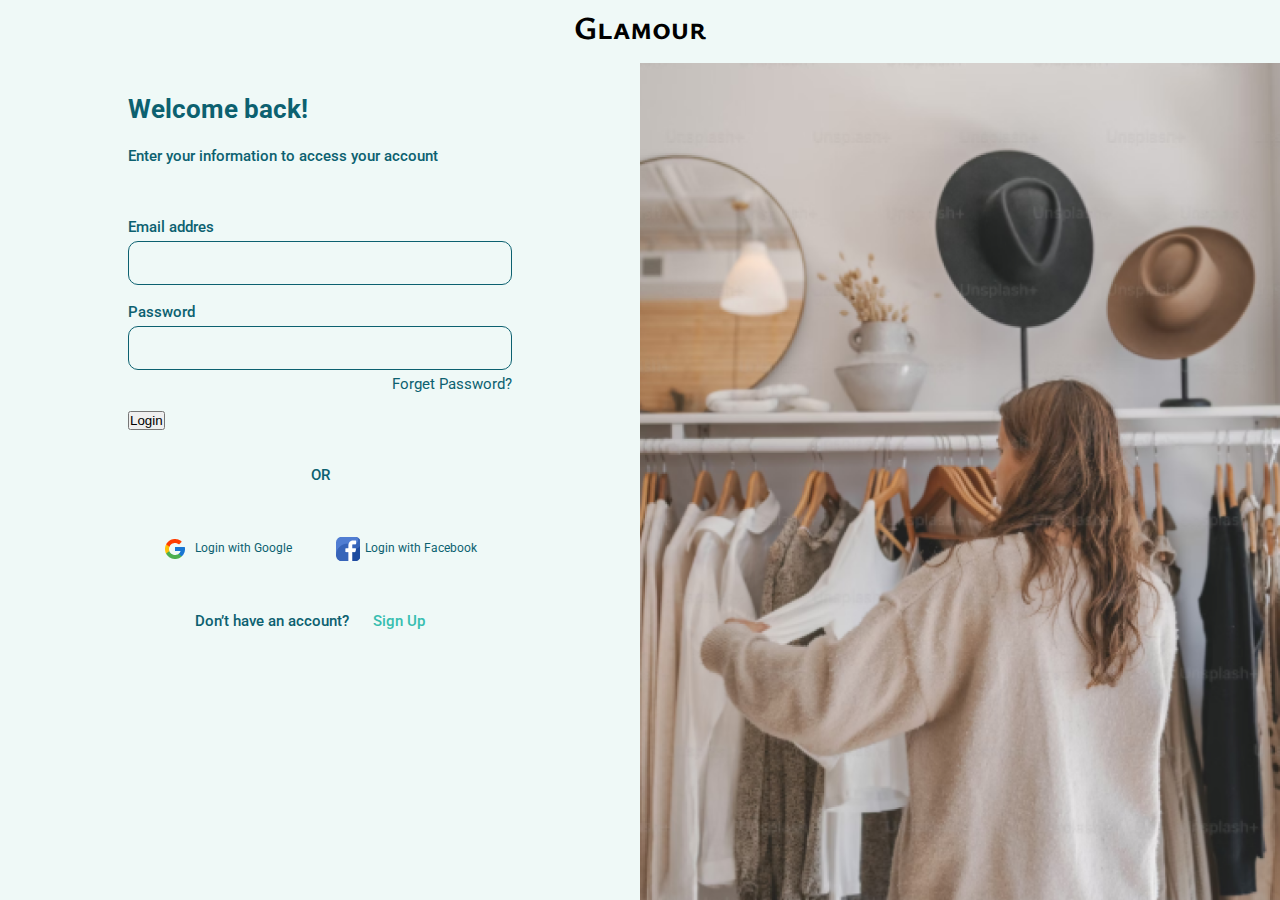
<file: html/index.html>
<!DOCTYPE html>
<html lang="en">
<head>
    <meta charset="UTF-8">
    <meta name="viewport" content="width=device-width, initial-scale=1.0">
    <title>Glamour</title>
    <link rel="stylesheet" href="https://cdnjs.cloudflare.com/ajax/libs/font-awesome/6.7.2/css/all.min.css">
    <link rel="stylesheet" href="../css/login.css">
</head>
<body>
    <header>
        <h1>Glamour</h1>
    </header>
    <section>
        <div class="content">
            <div class="form">
                <h2>Welcome back!</h2>
                <p>Enter your information to access your account</p>
                <form>
                    <div class="input">
                        <label>Email addres</label>
                        <input 
                            type="email" 
                            name="email" 
                            id="email"
                            required>
                    </div>
                    <br>
                    <div class="input">
                        <label>Password</label>
                        <input 
                            type="password" 
                            id="password" 
                            name="password"
                            required 
                            minlength="8"
                            maxlength="50">
                    </div>
                    <a href="#" class="forget">Forget Password?</a>
                    <br>
                    <input type="submit" value="Login">
                    <div class="social-link">
                        <p>OR</p>
                        <div class="contact">
                            <a href="#"> <img src="../images/icons8-google 1.png" width="24px" height="24px" alt=""> Login with Google</a>
                            <a href="#"> <img src="../images/facebook.png" width="24px" height="24px" alt="">Login with Facebook</a>    
                        </div>
                       <div class="signup">
                            <p>Don’t have an account? <a href="signup.html" target="_blank">Sign Up</a></p>
                        </div>
                    </div>
                </form>
            </div>
        </div>
        <div class="logo">
            <img src="../images/logo.png" alt="logo">
        </div>
    </section>
</body>
</html>
</file>
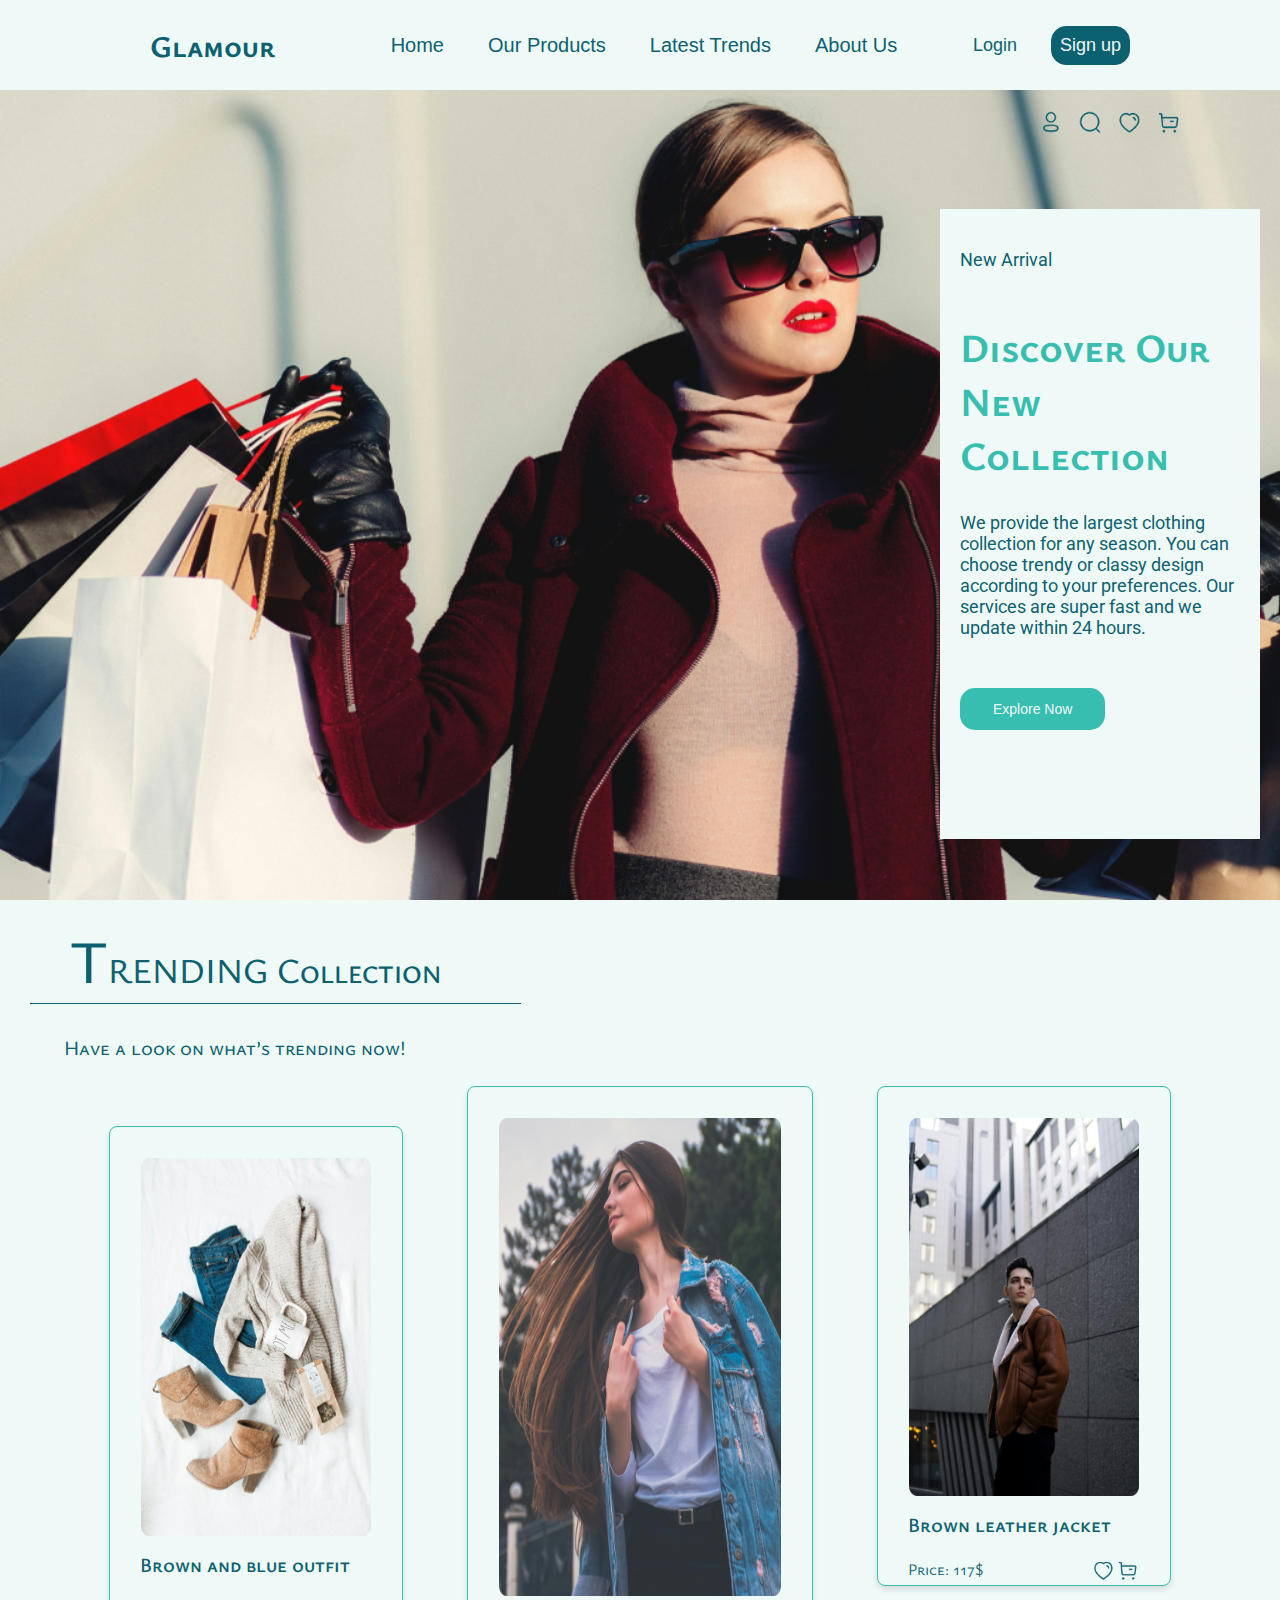
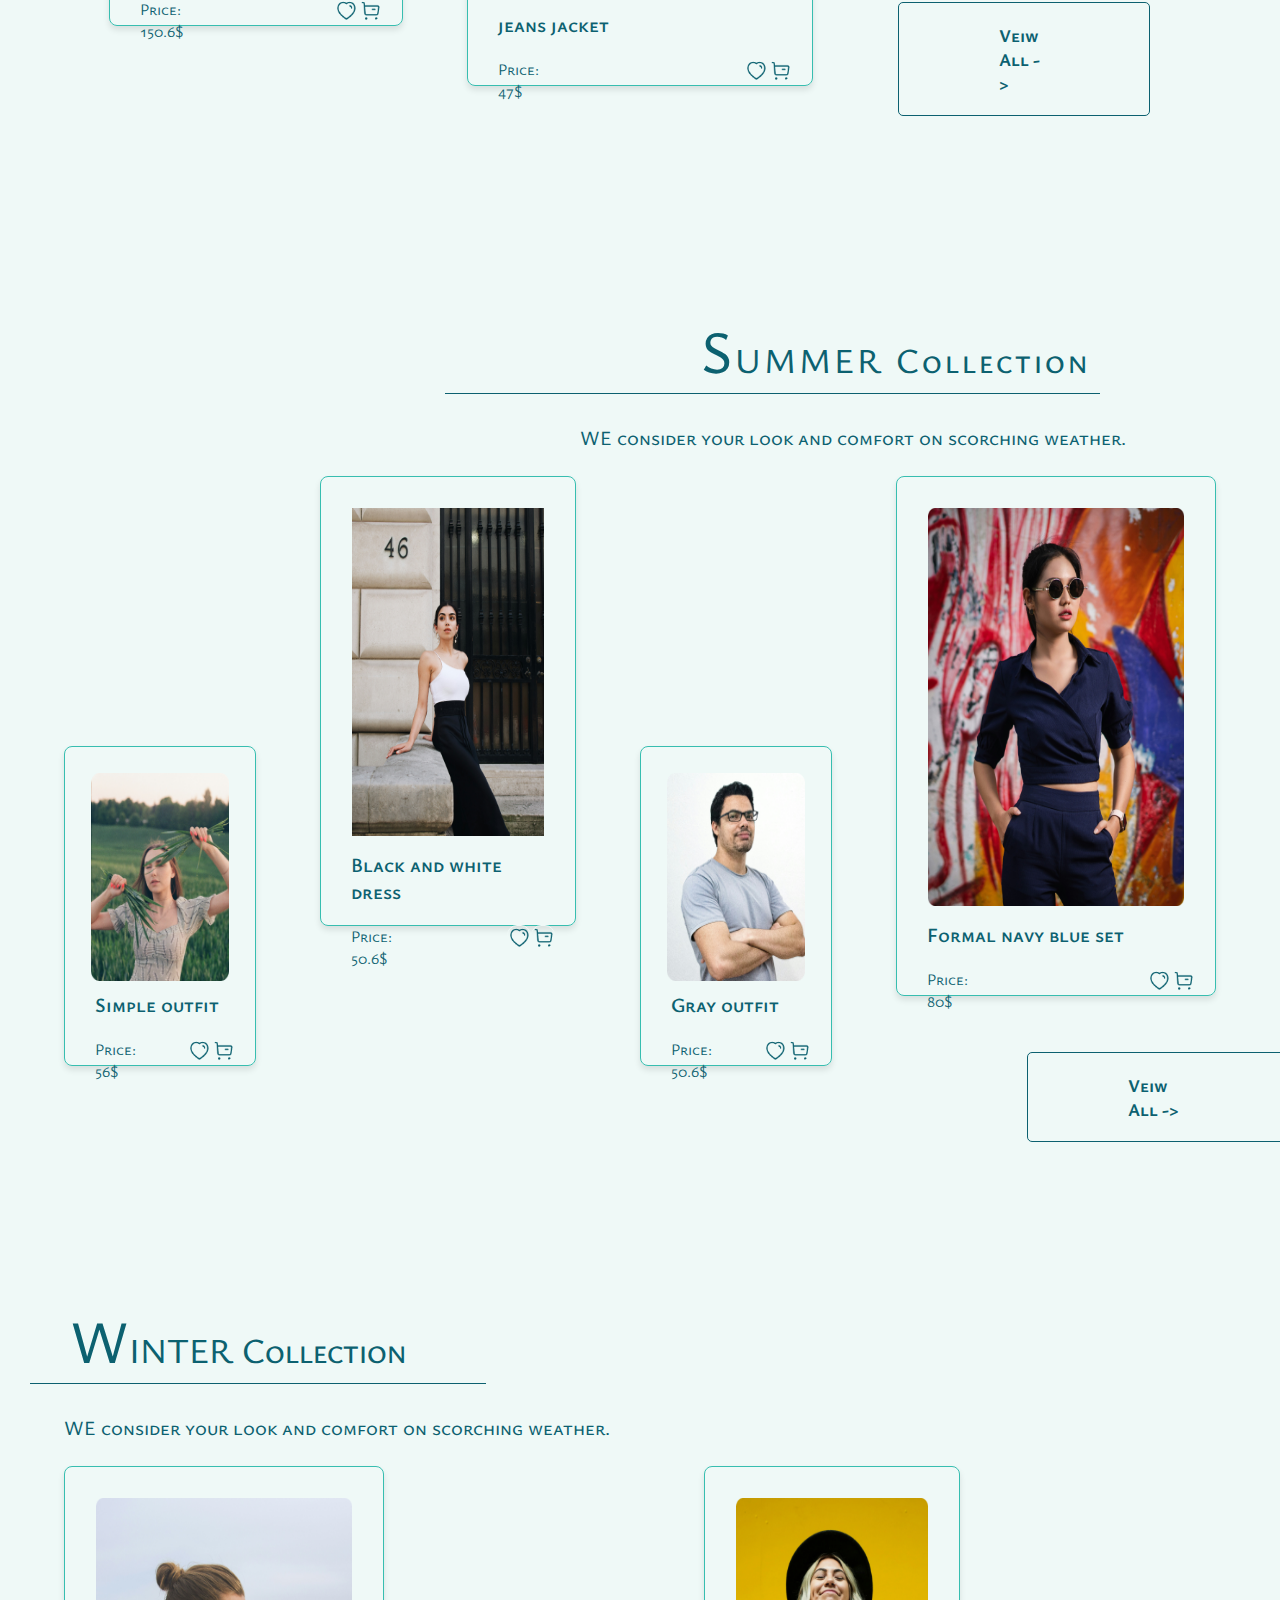
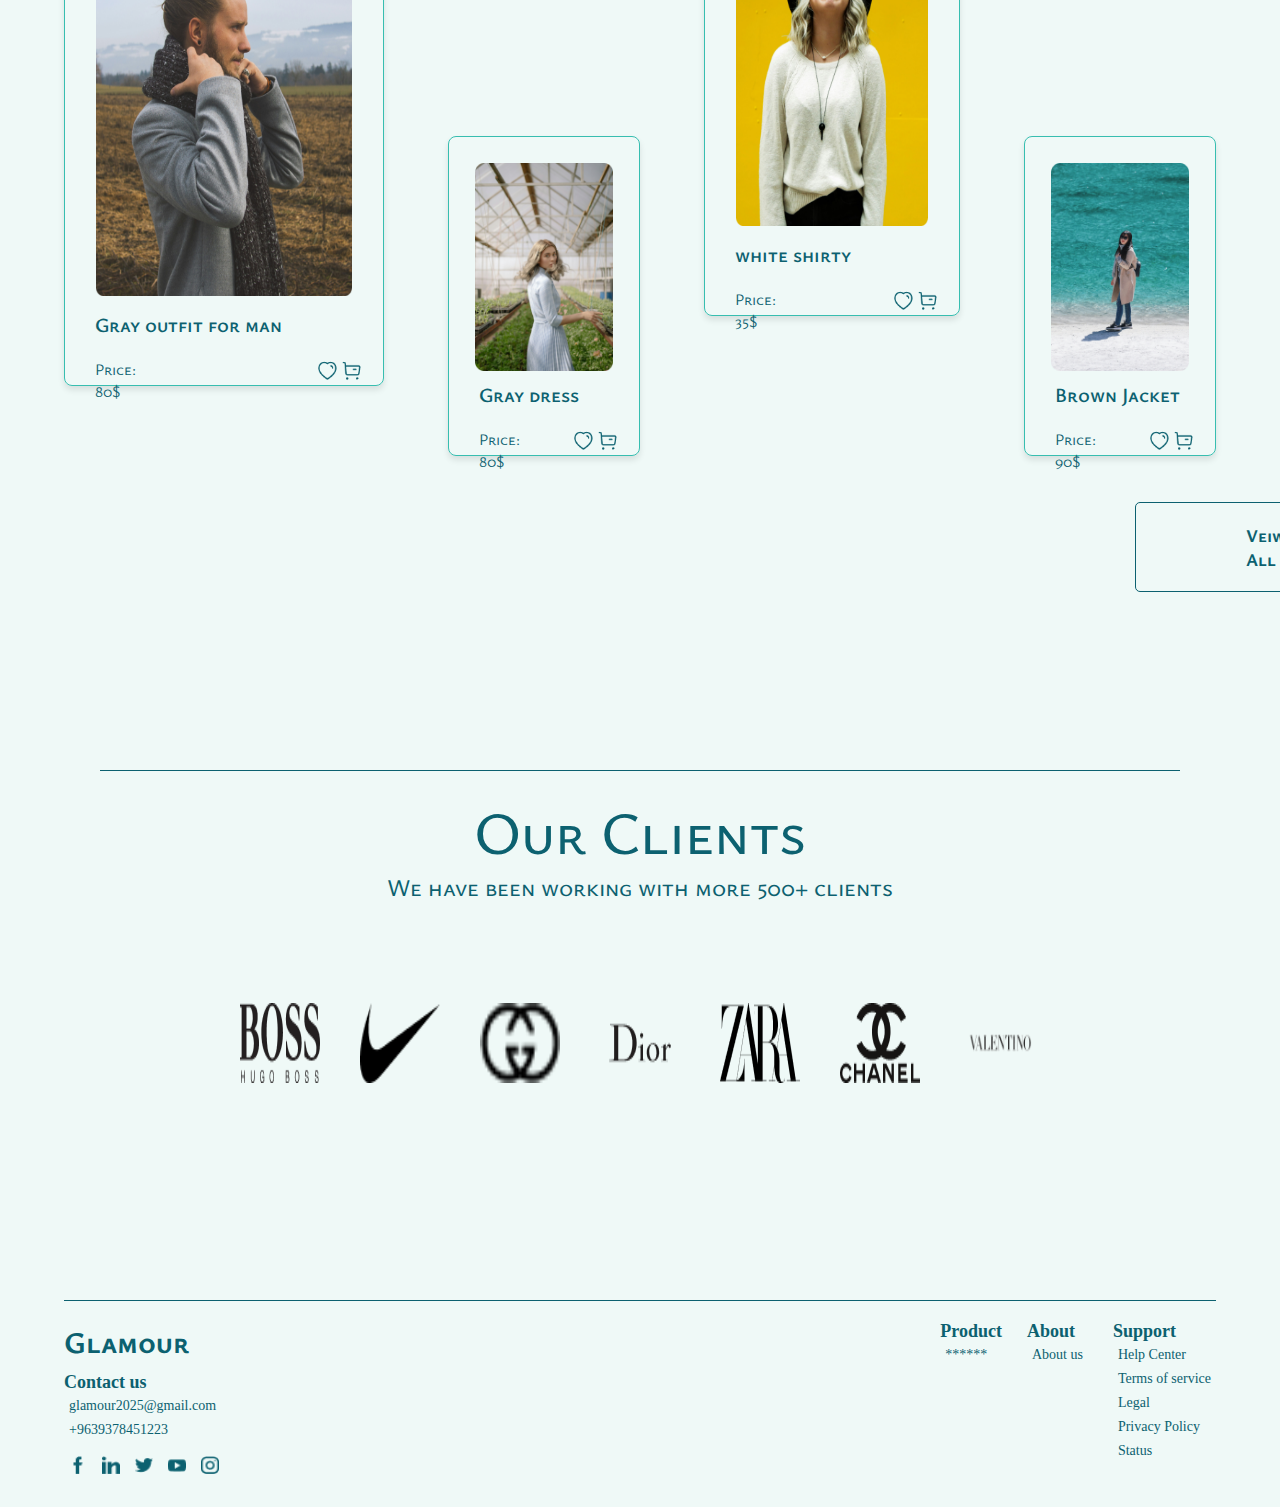
<file: html/landing.html>
<!DOCTYPE html>
<html lang="en">
<head>
    <meta charset="UTF-8">
    <meta name="viewport" content="width=device-width, initial-scale=1.0">
    <title>Glamour</title>
    <link rel="stylesheet" href="https://cdnjs.cloudflare.com/ajax/libs/font-awesome/6.7.2/css/all.min.css">
    <link rel="stylesheet" href="../css/landing.css">
</head>
<body>
    <header>
        <h1>Glamour</h1>
        <nav class="navigation">
            <a href="#">Home</a>
            <a href="#">Our Products</a>
            <a href="#">Latest Trends</a>
            <a href="#">About Us</a>
        </nav>
        <div>
        <button type="button" class="login">Login</button>
        <button type="button" class="signup">Sign up</button>
        </div>
    </header>
    
    <section class="main">
        <div class="icon">
            <img src="../images/Profile.png" alt="icon" width="24" height="24">
            <img src="../images/Search.png" alt="icon" width="24" height="24">
            <img src="../images/Heart.png" alt="icon" width="24" height="24">
            <img src="../images/Buy.png" alt="icon" width="24" height="24">
        </div>
        <div class="graph">
            <p>New Arrival</p>
            <span>Discover Our <br> New Collection</span>
            <p>We provide the largest clothing collection for any season. You can choose trendy or classy design according to your preferences. Our services are super fast and we update within 24 hours.</p>
            <button type="button">Explore Now</button>
        </div>
    </section>

    <section class="trending">
        <div class="title1">
            <h3>
                <span class="big-letter">T</span><span class="small-letters">RENDING C<span class="collection">OLLECTION</span> </span>
            </h3>
            <p>Have a look on what’s trending now!</p>
        </div>
        <div class="cards-container">
            <div class="card card1" >
                <img src="../images/trending1.png" alt="Item 1">
                <h4>Brown and blue outfit</h4>
                <div class="price">
                    <span >Price: 150.6$</span>
                    <img src="../images/Heart.png" alt="icon" class="icon" width="24" height="24">
                    <img src="../images/Buy.png" alt="icon" width="24" class="icon" height="24">
                </div>
            </div>
            <div class="card card2">
                <img src="../images/trending2.png" alt="Item 2">
                <h4>jeans jacket</h4>
                <div class="price">
                    <span>Price: 47$</span>
                    <img src="../images/Heart.png" alt="icon" class="icon" width="24" height="24">
                    <img src="../images/Buy.png" alt="icon" width="24" class="icon" height="24">
                </div>
            </div>
            <div class="card card3">
                <img src="../images/trending3.png" alt="Item 3">
                <h4>Brown leather jacket</h4>
                <div class="price">
                    <span>Price: 117$</span>
                    <img src="../images/Heart.png" alt="icon" class="icon" width="24" height="24">
                    <img src="../images/Buy.png" alt="icon" class="icon" width="24" height="24">
                </div>
                <button class="btn-card">Veiw All -></button>
            </div>
        </div>
    </section>  

    <section class="summer">
        <div class="title1">
            <h3>
                <span class="big-letter">S</span><span class="small-letters">UMMER C<span class="collection">OLLECTION</span> </span>
            </h3>
            <p>WE consider your look and comfort on scorching weather.</p>
        </div>
        <div class="cards-container">
            <div class="card card4" >
                <img src="../images/summer1.png" alt="Item 1">
                <h4>Simple outfit</h4>
                <div class="price">
                    <span >Price: 56$</span>
                    <img src="../images/Heart.png" alt="icon" class="icon" width="24" height="24">
                    <img src="../images/Buy.png" alt="icon" width="24" class="icon" height="24">
                </div>
            </div>
            <div class="card card5">
                <img src="../images/summer2.png" alt="Item 2">
                <h4>Black and white dress</h4>
                <div class="price">
                    <span>Price: 50.6$</span>
                    <img src="../images/Heart.png" alt="icon" class="icon" width="24" height="24">
                    <img src="../images/Buy.png" alt="icon" width="24" class="icon" height="24">
                </div>
            </div>
            <div class="card card6">
                <img src="../images/summer3.png" alt="Item 2">
                <h4>Gray  outfit</h4>
                <div class="price">
                    <span>Price: 50.6$</span>
                    <img src="../images/Heart.png" alt="icon" class="icon" width="24" height="24">
                    <img src="../images/Buy.png" alt="icon" width="24" class="icon" height="24">
                </div>
            </div>
            <div class="card card7">
                <img src="../images/summer4.png" alt="Item 3">
                <h4>Formal navy blue set</h4>
                <div class="price">
                    <span>Price: 80$</span>
                    <img src="../images/Heart.png" alt="icon" class="icon" width="24" height="24">
                    <img src="../images/Buy.png" alt="icon" class="icon" width="24" height="24">
                </div>
                <button class="btn-card">Veiw All -></button>
            </div>
        </div>
    </section> 
    
    <section class="winter">
        <div class="title1">
            <h3>
                <span class="big-letter">W</span><span class="small-letters">INTER C<span class="collection">OLLECTION</span> </span>
            </h3>
            <p>WE consider your look and comfort on scorching weather.</p>
        </div>
        <div class="cards-container">
            <div class="card card8" >
                <img src="../images/winter1.png" alt="Item 1">
                <h4>Gray outfit for man</h4>
                <div class="price">
                    <span >Price: 80$</span>
                    <img src="../images/Heart.png" alt="icon" class="icon" width="24" height="24">
                    <img src="../images/Buy.png" alt="icon" width="24" class="icon" height="24">
                </div>
                <button class="btn-card">Veiw All -></button>
            </div>
            <div class="card card9">
                <img src="../images/winter2.png" alt="Item 2">
                <h4>Gray dress</h4>
                <div class="price">
                    <span>Price: 80$</span>
                    <img src="../images/Heart.png" alt="icon" class="icon" width="24" height="24">
                    <img src="../images/Buy.png" alt="icon" width="24" class="icon" height="24">
                </div>
            </div>
            <div class="card card10">
                <img src="../images/winter3.png" alt="Item 2">
                <h4>white  shirty</h4>
                <div class="price">
                    <span>Price: 35$</span>
                    <img src="../images/Heart.png" alt="icon" class="icon" width="24" height="24">
                    <img src="../images/Buy.png" alt="icon" width="24" class="icon" height="24">
                </div>
            </div>
            <div class="card card11">
                <img src="../images/winter4.png" alt="Item 3">
                <h4>Brown Jacket</h4>
                <div class="price">
                    <span>Price: 90$</span>
                    <img src="../images/Heart.png" alt="icon" class="icon" width="24" height="24">
                    <img src="../images/Buy.png" alt="icon" class="icon" width="24" height="24">
                </div>
            </div>
        </div>
    </section>

    <section class="clients">
        <div>
            <h3>Our Clients</h3>
            <p>We have been working with more 500+ clients</p>
        </div>
        <span>
            <img src="../images/boss.png" alt="icon" width="24" height="24">
            <img src="../images/nike.png" alt="icon" width="24" height="24">
            <img src="../images/Gucci.png" alt="icon" width="24" height="24">
            <img src="../images/Dior.png" alt="icon" width="24" height="24">
            <img src="../images/zara.png" alt="icon" width="24" height="24">
            <img src="../images/chanel.png" alt="icon" width="24" height="24">
            <img src="../images/Valentino.png" alt="icon" width="24" height="24">
        </span>
    </section>

    <footer>
        <div>
            <h3>Glamour</h3>
            <h4>Contact us</h4>
            <ul>
                <li><a href="#">glamour2025@gmail.com</a></li>
                <li><a href="#">+9639378451223</a></li>
                <li><span>
                    <img src="../images/faceIcon.png" alt="icon" width="24" height="24">
                    <img src="../images/inIcon.png" alt="icon" width="24" height="24">
                    <img src="../images/twitter.png" alt="icon" width="24" height="24">
                    <img src="../images/youtube.png" alt="icon" width="24" height="24">
                    <img src="../images/Instagram.png" alt="icon" width="24" height="24">
                </span></li>
            </ul>
        </div>
        <div class="footerGroup">
            <div>
                <h4>Product</h4>
                <ul>
                    <li>******</li>
                </ul>
            </div>
            <div>
                <h4>About</h4>
                <ul>
                    <li>About us</li>
                </ul>
            </div>
            <div>
                <h4>Support</h4>
                <ul>
                    <li>Help Center</li>
                    <li>Terms of service</li>
                    <li>Legal</li>
                    <li>Privacy Policy</li>
                    <li>Status</li>
                </ul>
            </div>
        </div>
    </footer>
</body>
</html>
</file>
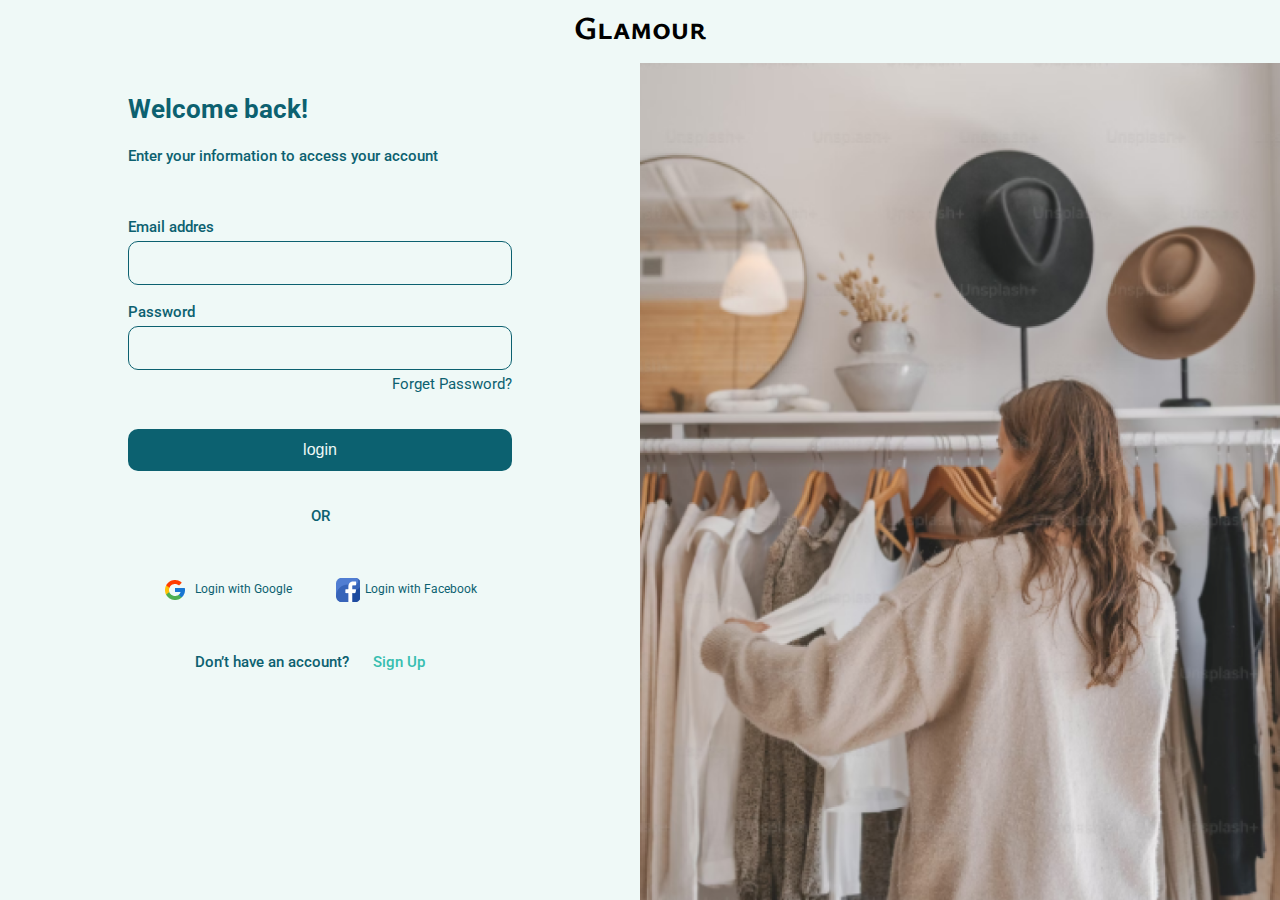
<file: html/login.html>
<!DOCTYPE html>
<html lang="en">
<head>
    <meta charset="UTF-8">
    <meta name="viewport" content="width=device-width, initial-scale=1.0">
    <title>Glamour</title>
    <link rel="stylesheet" href="https://cdnjs.cloudflare.com/ajax/libs/font-awesome/6.7.2/css/all.min.css">
    <link rel="stylesheet" href="../css/login.css">
</head>
<body>
    <header>
        <h1>Glamour</h1>
    </header>
    <section>
        <div class="content">
            <div class="form">
                <h2>Welcome back!</h2>
                <p>Enter your information to access your account</p>
                <form>
                    <div class="input">
                        <label>Email addres</label>
                        <input 
                            type="email" 
                            name="email" 
                            id="email"
                            required>
                    </div>
                    <br>
                    <div class="input">
                        <label>Password</label>
                        <input 
                            type="password" 
                            id="password" 
                            name="password"
                            required 
                            minlength="8"
                            maxlength="50">
                    </div>
                    <a href="#" class="forget">Forget Password?</a>
                    <br>
                    <a href="landing.html"><button type="button">login</button></a>
                    <div class="social-link">
                        <p>OR</p>
                        <div class="contact">
                            <a href="#"> <img src="../images/icons8-google 1.png" width="24px" height="24px" alt=""> Login with Google</a>
                            <a href="#"> <img src="../images/facebook.png" width="24px" height="24px" alt="">Login with Facebook</a>    
                        </div>
                       <div class="signup">
                            <p>Don’t have an account? <a href="signup.html" target="_blank">Sign Up</a></p>
                        </div>
                    </div>
                </form>
            </div>
        </div>
        <div class="logo">
            <img src="../images/logo.png" alt="logo">
        </div>
    </section>
</body>
</html>
</file>
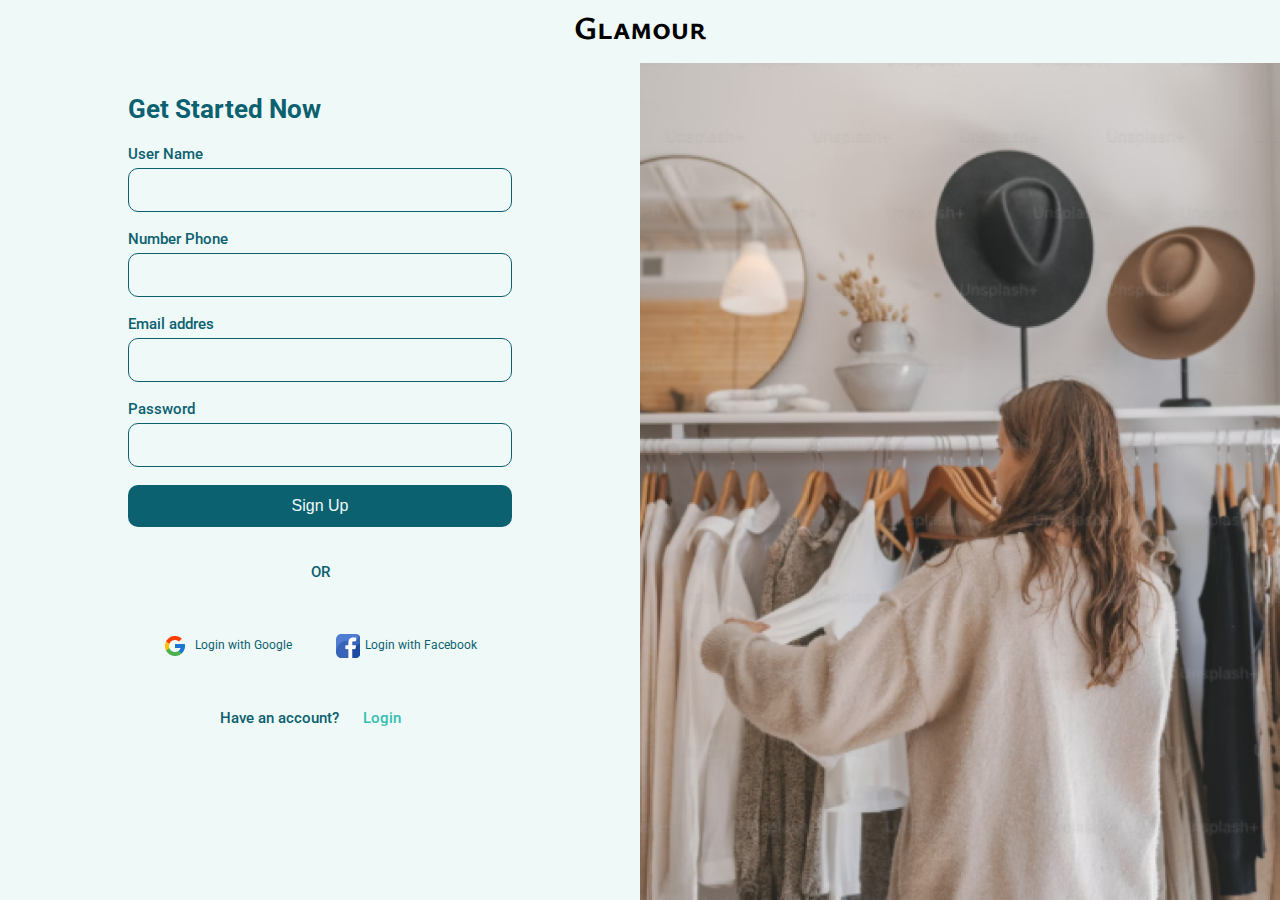
<file: html/signup.html>
<!DOCTYPE html>
<html lang="en">
<head>
    <meta charset="UTF-8">
    <meta name="viewport" content="width=device-width, initial-scale=1.0">
    <title>Glamour</title>
    <link rel="stylesheet" href="https://cdnjs.cloudflare.com/ajax/libs/font-awesome/6.7.2/css/all.min.css">
    <link rel="stylesheet" href="../css/login.css">
</head>
<body>
    <header>
        <h1>Glamour</h1>
    </header>
    <section>
        <div class="content">
            <div class="form">
                <h2>Get Started Now</h2>
                <form>
                    <div class="input">
                        <label>User Name</label>
                        <input 
                            type="text" 
                            name="text" 
                            id="user"
                            required>
                    </div>
                    <br>
                    <div class="input">
                        <label>Number Phone</label>
                        <input 
                            type="text" 
                            name="number" 
                            id="phone"
                            required>
                    </div>
                    <br>
                    <div class="input">
                        <label>Email addres</label>
                        <input 
                            type="email" 
                            name="email" 
                            id="email"
                            required>
                    </div>
                    <br>
                    <div class="input">
                        <label>Password</label>
                        <input 
                            type="password" 
                            id="password" 
                            name="password"
                            required 
                            minlength="8"
                            maxlength="50">
                    </div>
                    <a href="verication1.html"> <button type="button">Sign Up</button></a>
                    <div class="social-link">
                        <p>OR</p>
                        <div class="contact">
                            <a href="https://www.google.com"> <img src="../images/icons8-google 1.png" width="24px" height="24px" alt=""> Login with Google</a>
                            <a href="https://www.facebook.com"> <img src="../images/facebook.png" width="24px" height="24px" alt="">Login with Facebook</a>    
                        </div>
                       <div class="signup">
                            <p>Have an account?  <a href="login.html" target="_blank">Login</a></p>
                        </div>
                    </div>
                </form>
            </div>
        </div>
        <div class="logo">
            <img src="../images/logo.png" alt="logo">
        </div>
    </section>
</body>
</html>
</file>
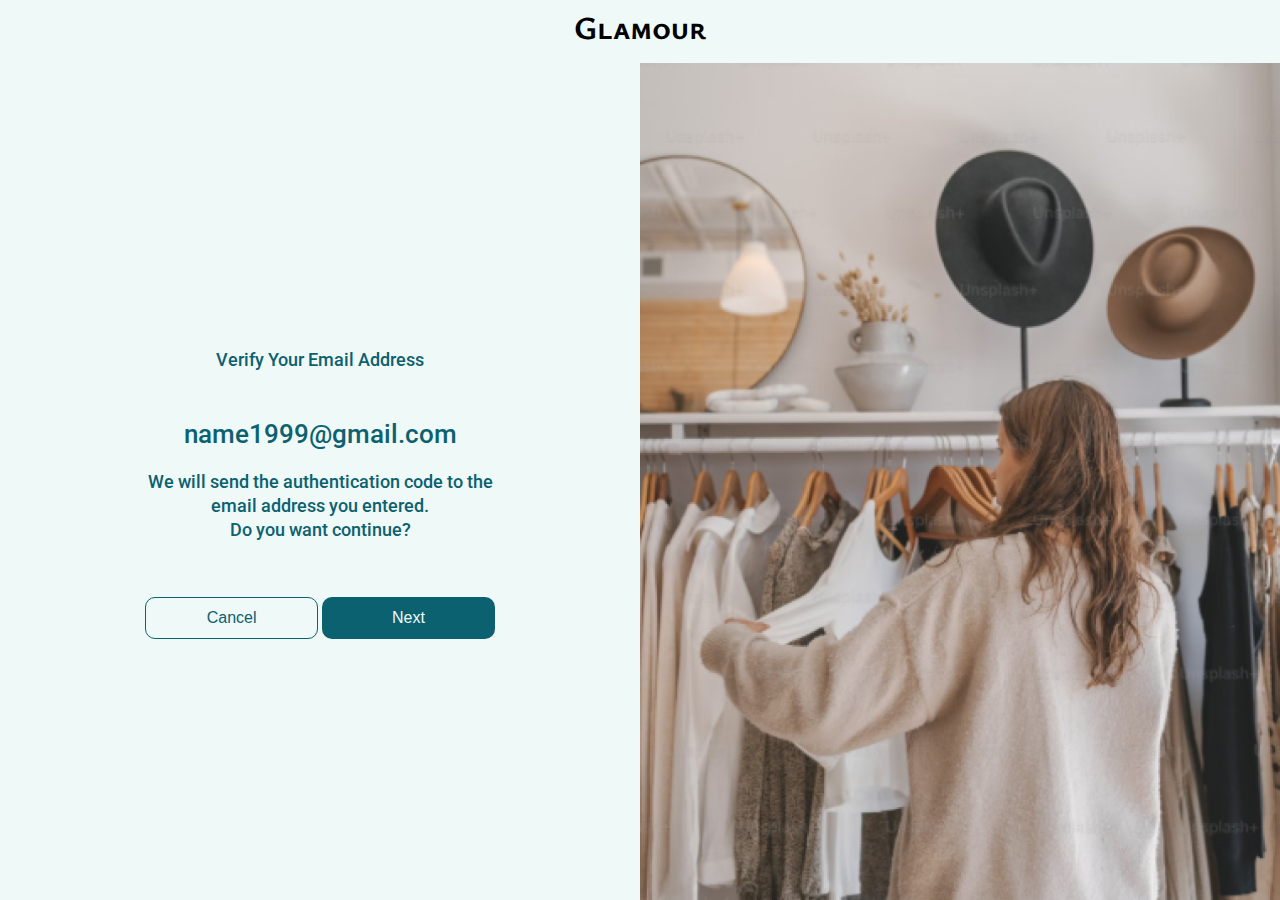
<file: html/verication1.html>
<!DOCTYPE html>
<html lang="en">
<head>
    <meta charset="UTF-8">
    <meta name="viewport" content="width=device-width, initial-scale=1.0">
    <title>Glamour</title>
    <link rel="stylesheet" href="https://cdnjs.cloudflare.com/ajax/libs/font-awesome/6.7.2/css/all.min.css">
    <link rel="stylesheet" href="../css/login.css">
    <link rel="stylesheet" href="../css/verication.css">
</head>
<body>
    <header>
        <h1>Glamour</h1>
    </header>
    <section>
        <div class="content">
            <div class="form">
                <p>Verify Your Email Address</p>
                <h2>name1999@gmail.com</h2>
                <p>We will send the authentication code to the email address you entered.
                    <br>Do you want continue?</p>
                    <form action="verication2.html" method="get" >
                        <input type="reset" value="Cancel">
                        <input type="submit" value="Next">
                    </form>
            </div>
        </div>
        <div class="logo">
            <img src="../images/logo.png" alt="logo">
        </div>
    </section>
</body>
</html>
</file>
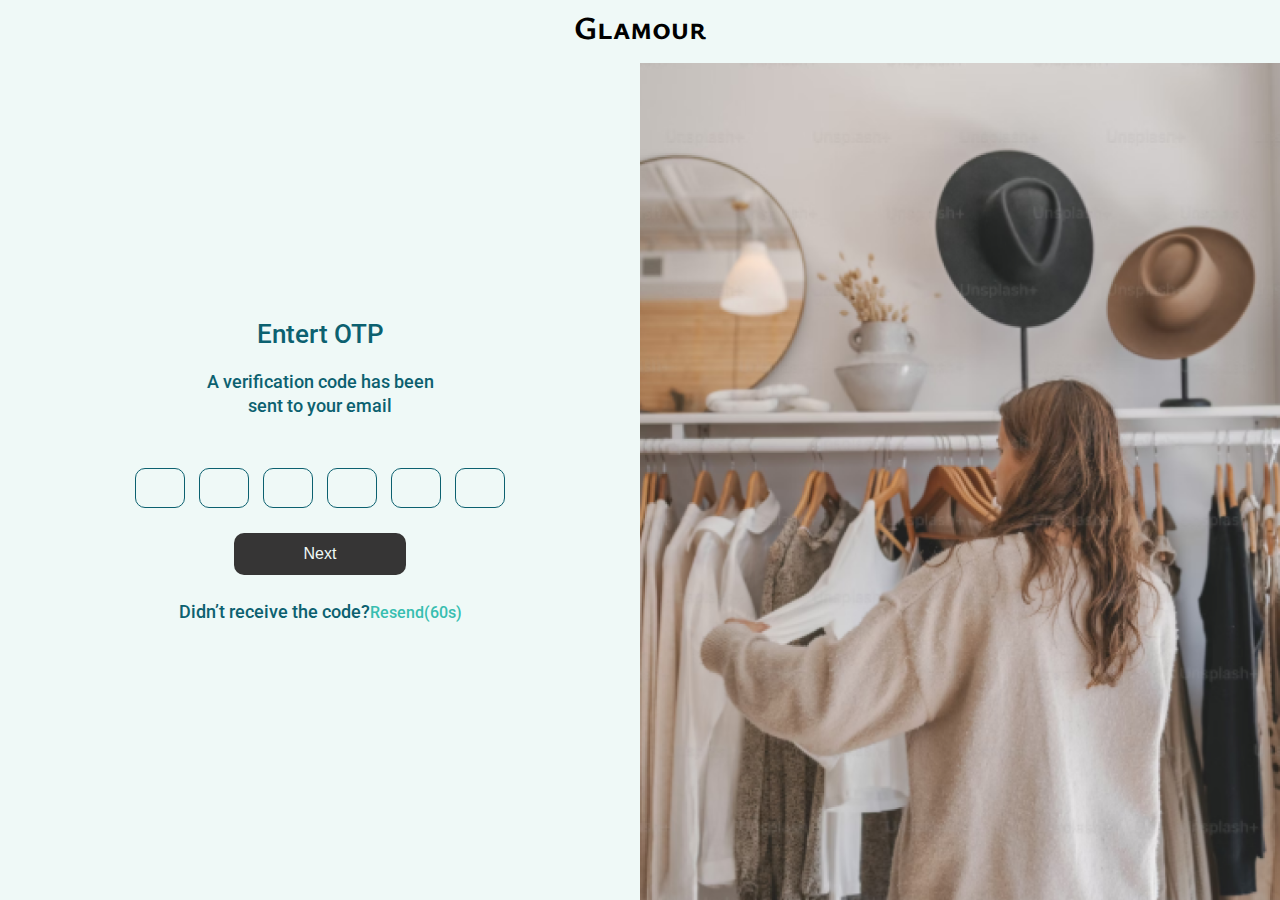
<file: html/verication2.html>
<!DOCTYPE html>
<html lang="en">
<head>
    <meta charset="UTF-8">
    <meta name="viewport" content="width=device-width, initial-scale=1.0">
    <title>Glamour</title>
    <link rel="stylesheet" href="https://cdnjs.cloudflare.com/ajax/libs/font-awesome/6.7.2/css/all.min.css">
    <link rel="stylesheet" href="../css/login.css">
    <link rel="stylesheet" href="../css/verication.css">
</head>
<body>
    <header>
        <h1>Glamour</h1>
    </header>
    <section>
        <div class="content">
            <div class="form">
                <h2>Entert OTP</h2>
                <p>A verification code has been 
                    <br>sent to your email</p>
                    <form action="verication2.html" method="get" >
                        <input type="text" class="otp">
                        <input type="text" class="otp">
                        <input type="text" class="otp">
                        <input type="text" class="otp">
                        <input type="text" class="otp">
                        <input type="text" class="otp">
                        <input type="submit" value="Next" class="otpNext">
                        <div class="resend">
                            <p>Didn’t receive the code?<a href="#" target="_blank"> Resend(60s) </a></p>
                        </div>
                    </form>
            </div>
        </div>
        <div class="logo">
            <img src="../images/logo.png" alt="logo">
        </div>
    </section>
</body>
</html>
</file>
<file: css/login.css>
@import url('https://fonts.googleapis.com/css2?family=Anton&family=Jaro:opsz@6..72&family=Roboto:ital,wght@0,100..900;1,100..900&family=Ysabeau+SC:wght@1..1000&display=swap');
@import url('https://fonts.googleapis.com/css2?family=Anton&family=Jaro:opsz@6..72&family=Ysabeau+SC:wght@1..1000&display=swap');
* {
    margin: 0;
    padding: 0;
    box-sizing: border-box;
}
header{
    font-family: "Ysabeau SC";
    width: 100%;
    height: 7vh;
    background-color:#EFF9F7 ;
    text-align: center;
    padding-top:5px ;
}
section {
    position: relative;
    width: 100%;
    height: 93vh;
    display: flex;
    background-color: #EFF9F7;
}
section .logo {
    position: relative;
    width: 50%;
    height: 100%;
}
section .logo img {
    position: absolute;
    top: 0;
    left: 0;
    width: 100%;
    height: 100%;
    object-fit:fill;
}
section .content {
    display: flex;
    justify-content: center;
    align-items: top;
    width: 50%;
    height: 100%;
}
section .content .form {
    width: 60%;
}
section .content .form h2 {
    line-height: 24px;
    font-size: 26px;
    margin-bottom: 24px;
    margin-top: 34px;
    color: #0C6170;
    font-family:Roboto;
}
section .content .form p {
    line-height: 23px;
    font-size: 15px;
    margin-bottom: 50px;
    margin-top: 24px;
    color: #0C6170;
    font-family:Roboto;
    font-weight:500;
}
section .content .form .input input{
    width: 100%;
    padding: 12px;
    border: 1px solid #0C6170;
    border-radius: 10px;
    font-size: 15px;
    outline-color: #0C6170;
    background-color: #EFF9F7;
    color: #0C6170;
    font-family:Roboto;
}
section .content .form .input label{
    display: block;
    margin-bottom: 5px;
    color: #0C6170;   
    font-family:Roboto;
    font-size: 15px;
    font-weight: 500;
}
button{
    width: 100%;
    padding: 12px;
    background-color: #0C6170;
    color: #EFF9F7;
    border: none;
    border-radius: 10px;
    font-size:16px;
    cursor: pointer;
    margin-top: 18px;
}
.forget {
    display: flex;
    align-items: center;
    justify-content: end;
    color: #0C6170;
    text-decoration: none;
    margin-top: 5px;
    font-family:Roboto;
    font-size: 15px;
}
.social-link {
    display: flex;
    align-items: center;
    justify-content: center;
    flex-flow: column;
    margin:10px;
}
.social-link a {
    display: inline;
    align-items: center;
    justify-content: center;
    flex-flow: column;
    text-decoration: none;
    color: #0C6170;
    font-size: 12px;
    padding: 20px;
    font-family:Roboto;
}
.social-link .contact a img {
    margin-right: 5px; 
    vertical-align: middle; 
}
.social-link .signup {
    margin-top: 25px;
}
.social-link .signup a{
    display: inline;
    font-size: 15px;
    color: #37BEB0;
}
@media (max-width:700px)
{
    section .logo{
        position: absolute;
        width: 100%;
        height: 100%;
        top: 0;
        left: 0;
        opacity: 0.7;
  }
    section .content {
        display: flex;
        justify-content: center;
        align-items: center;
        width: 100%;
        height: 100%;
        z-index: 1;
    }
    .social-link a {
        display: block;
        padding: 10px;
    }
    section .content .form p {
        margin-bottom: 25px;
    }
}
</file>
<file: css/landing.css>
@import url('https://fonts.googleapis.com/css2?family=Anton&family=Jaro:opsz@6..72&family=Roboto:ital,wght@0,100..900;1,100..900&family=Ysabeau+SC:wght@1..1000&display=swap');
@import url('https://fonts.googleapis.com/css2?family=Anton&family=Jaro:opsz@6..72&family=Ysabeau+SC:wght@1..1000&display=swap');
* {
    margin: 0;
    padding: 0;
    box-sizing: border-box;
}
body{
    background-color: #EFF9F7;
}
/*header style*/
header{
    background-color: #EFF9F7;
    width: 100%;
    height:  10vh;
    position: fixed;
    z-index: 999;
    display: flex;
    justify-content: space-between;
    align-items: center;
    padding: 10px 150px;
}
h1{
    font-family: "Ysabeau SC";
    color: #0C6170;
    font-size: 30px;
}
.navigation a{
    font-family: sans-serif;
    color: #0C6170;
    text-decoration: none;
    padding-left:40px ;
    font-size: 20px;
}
header .login {
    font-family: sans-serif;
    color: #0C6170;
    font-size: 18px;
    border: none;
    background-color: #EFF9F7;
    margin-right: 30px;
    cursor: pointer;
}
header .signup{
    font-family: sans-serif;
    color: #EFF9F7;
    background-color: #0C6170;
    font-size: 18px;
    border: 1px solid #0C6170;
    border-radius: 15px;
    padding: 8px;
    cursor: pointer;
}
/* main Section */
.main{
    display: flex;
    flex-direction: column; 
    justify-content: start;
    align-items: end;
    width: 100%;
    height: 100vh;
    background-image: url(../images/landing.png);
    background-repeat: no-repeat;
    background-position: center;
    background-size: cover;
}
.icon {
    display: inline;
    gap: 20px; 
    margin: 80px 100px 20px 0; 
    font-size: 60px;
    color: #0C6170;
}
.graph {
    background-color: #EFF9F7;
    width: 25%;
    height: 70%;
    padding: 20px;
    padding-top: 40px;
    margin-right: 20px;
    margin-top: 40px;
    text-align: start;
    font-family: "Roboto", sans-serif;
}
.graph p {
    font-size: 18px;
    color: #0C6170;
    margin-bottom: 50px;
}

.graph span {
    font-family: "Ysabeau SC";
    font-size: 40px;
    font-weight: bold;
    color: #37BEB0;
    margin-bottom: 30px;
    display: block;
}
.graph button{
    color: #EFF9F7;
    background-color: #37BEB0;
    font-size: 14px;
    border: 3px solid #37BEB0;
    border-radius: 15px;
    padding:10px;
    padding-left: 30px;
    padding-right: 30px ;
    cursor: pointer;
}
.trending , .summer , .winter{
    background-color: #EFF9F7;
    height: 110vh;
}
.title1 h3 {
    display: flex;
    align-items: baseline;
    padding: 30px 80px 10px 40px;
    font-family: "Ysabeau SC";
    color: #0C6170;
    border-bottom: 1px solid #0C6170;
    width: fit-content; 
    margin-left: 30px;
}
.summer .title1 h3 {
    padding: 30px 10px 10px 20%;
    letter-spacing: 3px;
    margin-left: auto; 
    margin-right:180px; /
}

.title1 h3 .big-letter {
    font-weight: 500;
    font-size: 60px;
    line-height: 1;
}
.title1 h3 .small-letters {
    font-weight: 500;
    font-size: 35px; 
}
.title1 h3 .collection {
    font-size: 25px;
    font-weight: 600;
}
.title1 p {
    padding: 30px 0 20px 5%;
    color: #0C6170;
    font-family:"Ysabeau SC";
    font-size: 20px;
    font-weight: 500;
}
.summer .title1 p {
    text-align: end;
    padding: 30px 12% 20px 30px;
}
.cards-container {
    display: flex;
    gap: 5% ;
    justify-content: center;
    margin: 0;
    margin-top: 5px;
}

.card {
    border: 1px solid #37BEB0;
    border-radius: 8px;
    padding: 20px;
    box-shadow: 0 4px 6px #0000001a;
    text-align: left;
}
.card img {
    padding: 10px;
    width: 100%;
    object-fit: fill;
    border: 1px solid #EFF9F7;
    border-radius: 10px;
}

.card h4 {
    font-family: "Ysabeau SC";
    font-size: 20px;
    padding-left: 10px;
    color: #0C6170;
    font-weight: 600;
}
.card .price {
    display: flex;
}
.card .price span{
    font-family: "Ysabeau SC";
    color: #0C6170;
    margin-top: 20px;
    margin-left: 10px;
    margin-right: 43%;
}

.price .icon {
    padding: 0;
    width: 24px; 
    height: 24px; 
    margin: 0; 
    margin-top: 20px;
    text-align: start;
    color: #0C6170;
}
.card1 {
    width: 23%; 
    height: 500px; 
    transform: translateY(40px);
}
.card1 img {
    height: 400px; 
}

.card2 {
    width: 27%; 
    height: 600px; 
}
.card2 img {
    height: 500px; 
}
.card2 .price span{
    margin-right: 60%;
}

.card3 {
    width: 23%; 
    height:500px; 
}
.card3 img {
    height: 400px; 
}

.card4 , .card9 , .card11 {
    width: 15%; 
    height: 320px; 
    transform: translateY(270px);
}
.card4 img , .card9 img , .card11 img{
    height: 220px; 
    padding: 5px;
}
.card4 .price span, .card9 .price span ,.card11 .price span{
    margin-right: 30%;
}

.card5 , .card10 {
    width: 20%; 
    height: 450px; 
}
.card5 img , .card10 img{
    height: 350px; 
    padding: 10px;
}
.card5 .price span , .card10 .price span{
    margin-right: 45%;
}

.card6 {
    width: 15%; 
    height: 320px; 
    transform: translateY(270px);
}
.card6 img {
    height: 220px; 
    padding: 5px;
}
.card6 .price span{
    margin-right: 20%;
}

.card7 , .card8{
    width: 25%; 
    height: 520px; 
}
.card7 img , .card8 img{
    height: 420px; 
    padding: 10px;
}
.card7 .price span , .card8 .price span{
    margin-right: 60%;
}
.card7 .btn-card {
    margin-top: 40px;
    margin-left: 20px;
    transform: translateX(90px); 
}
.card8 .btn-card{
    padding: 20px 110px;
    margin-top: 100px;
    transform: translateX(1050px);
}
/*card button*/
.btn-card {
    display: inline-block;
    margin-top: 20px;
    padding: 20px 100px;
    text-align: left;
    font-size: 18px;
    font-family: "Ysabeau SC";
    font-weight: 700;
    color: #0C6170;
    background-color: #EFF9F7;
    border: 1px solid #0C6170;
    border-radius: 5px;
    cursor: pointer;
}
.btn-card:hover {
    background-color: #37BEB0;
}

.clients{
    background-color: #EFF9F7;
    height: 70vh;
}
.clients div{
    padding: 100px;
}
.clients h3{
    border-top:1px solid #0C6170 ;
    padding-top: 20px;
    font-family: "Ysabeau SC";
    font-weight: 500;
    font-size:60px;
    color: #0C6170;
    text-align: center;
}
.clients p{
    font-family: "Ysabeau SC";
    font-weight: 500;
    font-size:24px;
    color: #0C6170;
    text-align: center;   
}
.clients span {
    display: flex; 
    flex-wrap: wrap; 
    justify-content: center; 
    gap: 40px; 
}
.clients img {
    width: 80px; 
    height:80px; 
    transition: transform 0.3s ease; 
}

.clients img:hover {
    transform: scale(1.2); 
}

footer{
    display: flex; 
    justify-content: space-between; 
    align-items: flex-start; 
    background-color: #EFF9F7; 
    color: #0C6170; 
    border-top: 1px solid #0C6170;
    padding: 20px 0; 
    gap: 20px;
    flex-wrap: wrap; 
    width: 90%; 
    margin: auto auto;
}
.footerGroup{
    display: flex; 
    gap: 25px;
    flex-wrap: wrap; 
}
footer h3{
    font-family: "Ysabeau SC";
    color: #0C6170;
    font-size: 30px;
    margin-bottom: 10px;
}
footer h4 {
    font-size: 18px;
    font-weight: 700; 
}
footer ul {
    list-style: none; 
    padding: 5px;
    margin: 0;
}
footer li {
    margin-bottom: 8px;
    font-size: 14px;
    cursor: pointer;
}
footer a {
    text-decoration: none;
    color: #0C6170;
}
footer span {
    display: flex; 
    flex-wrap: wrap; 
    gap: 15px; 
    padding-top: 10px;
}
footer img {
    width: 18px; 
    height: 18px;
}
</file>
<file: css/verication.css>
section .content .form p {
    line-height: 24px;
    font-size: 18px;
    color: #0C6170;
    font-family:Roboto;
}
.form h2{
    font-size: 20px;
    color: #0C6170;
    font-family:Roboto;
    font-weight:500;
}
.form{
    text-align: center;
}
section form input[type="submit"] {
    width: 45%;
    padding: 12px;
    background-color: #0C6170;
    color: #EFF9F7;
    border: none;
    border-radius: 10px;
    font-size:16px;
    cursor: pointer;
    margin-top: 5px;
}
section form input[type="reset"] {
    width: 45%;
    padding: 11px;
    background-color: #EFF9F7;
    color: #0C6170;
    border: 1px solid #0C6170;
    border-radius: 10px;
    outline-color: #0C6170;
    font-size:16px;
    cursor: pointer;
    margin-top: 5px;
}
form input{
    display: inline;
}
section .content {
    justify-content: center;
    align-items: center;
}
section form .otp{
   width: 50px;
   height: 40px;
   font-size: 20px;
   border: 1px solid #0C6170;
   border-radius: 10px;
   text-align: center;
   background-color: #EFF9F7;
   margin: 5px ;
   padding: 10px;
   color: #0C6170;
   outline: #0C6170;
   margin-bottom: 20px;
   margin-top: 0;
}
section .content .otpNext{
    background-color:#363535 ;
    color: #EFF9F7;
}
.resend {
    margin-top: 25px;
}
.resend a{
    display: inline-block;
    font-size: 16px;
    color: #37BEB0;
    text-decoration: none;
}
</file>
